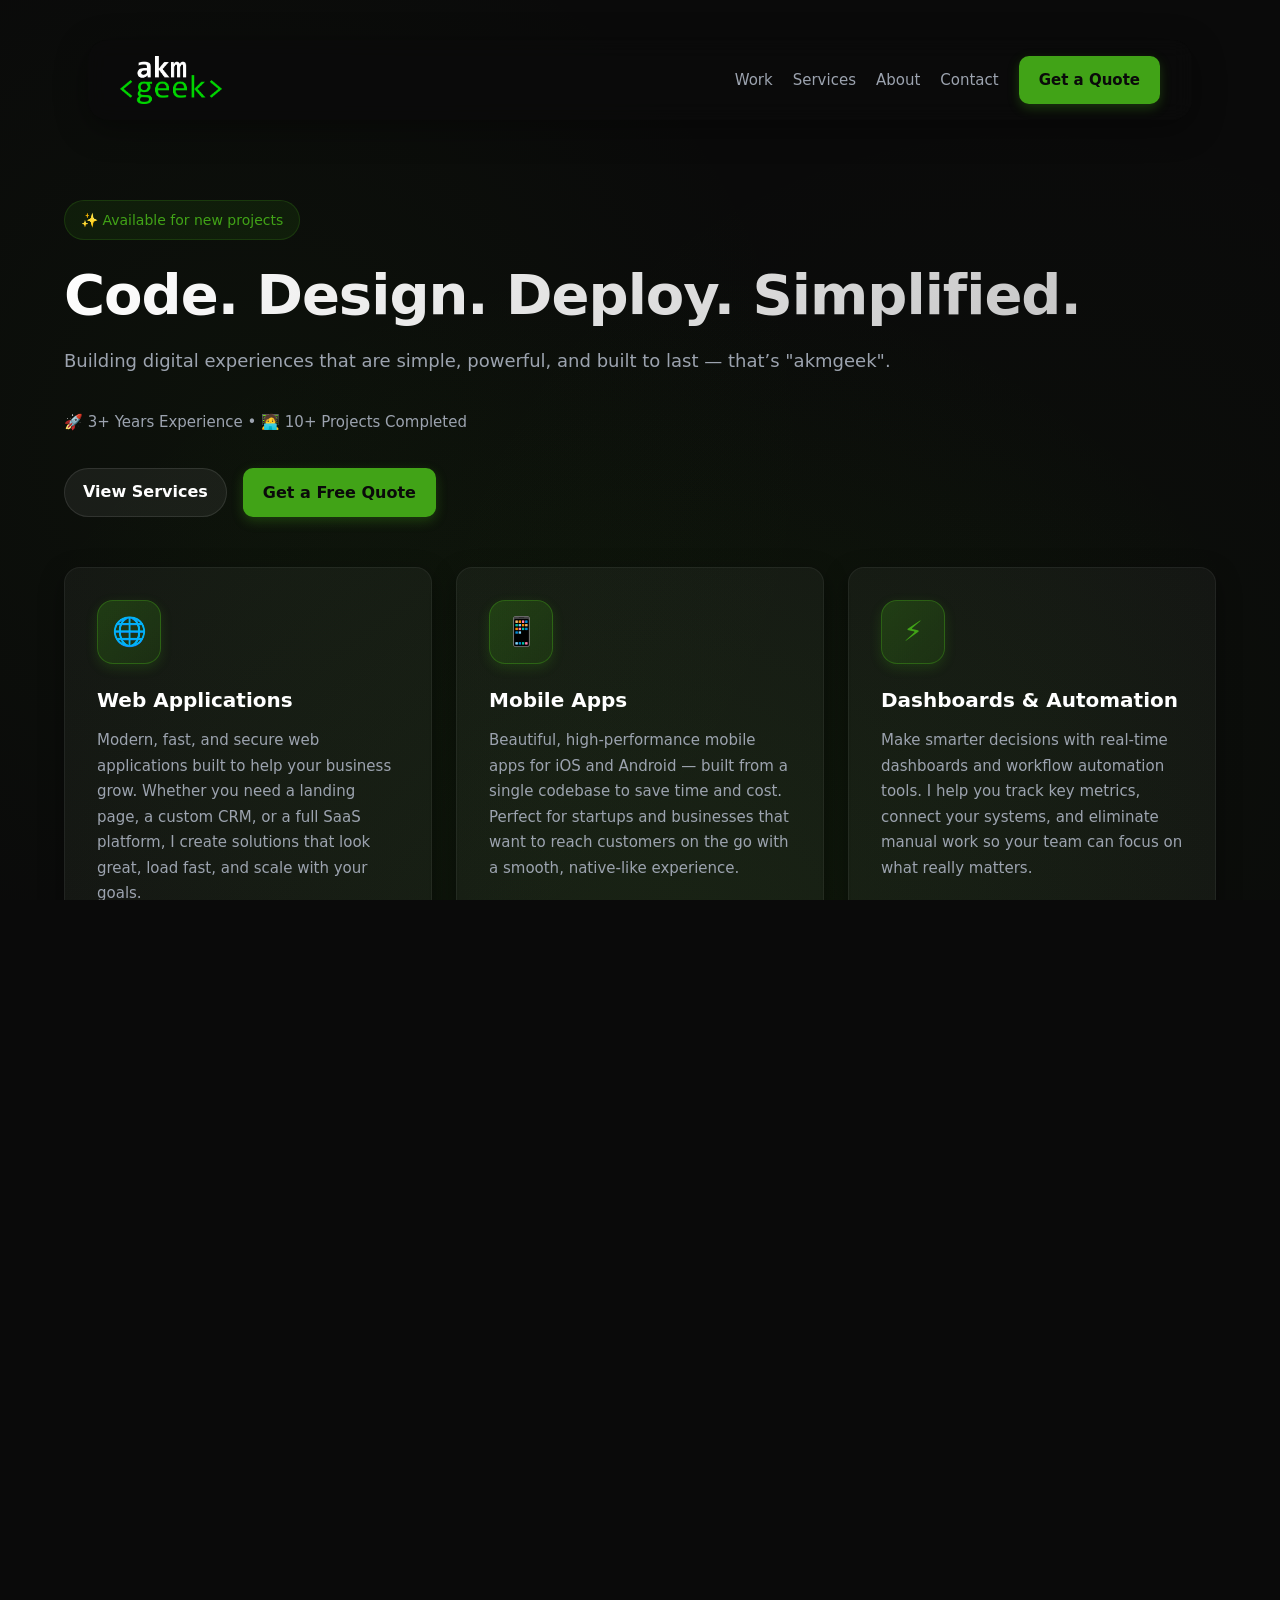
<file: index.html>
<!doctype html>
<html lang="en">
<head>
  <meta charset="utf-8" />
  <meta name="viewport" content="width=device-width,initial-scale=1" />
  <title>akmgeek — Code. Design. Deploy. Simplified.</title>
  <meta name="description" content="akmgeek — custom web & mobile apps, UI/UX, dashboards and automation." />
  <link rel="stylesheet" href="styles.css" />
</head>
<body>
    <!-- Google tag (gtag.js) -->
  <script async src="https://www.googletagmanager.com/gtag/js?id=G-99GYDBRS1M"></script>
  <script>
    window.dataLayer = window.dataLayer || [];
    function gtag(){dataLayer.push(arguments);}
    gtag('js', new Date());
  
    gtag('config', 'G-99GYDBRS1M');
  </script>
  <div class="container">
    <header>
      <div class="brand">
        <a href="index.html">
          <img src="logo.png" alt="akmgeek" class="logo" />
        </a>
      </div>
      <button class="hamburger" aria-label="Toggle menu">
        <span></span>
        <span></span>
        <span></span>
      </button>
      <nav class="nav-menu">
        <a href="#work">Work</a>
        <a href="#services">Services</a>
        <a href="about.html">About</a>
        <a href="#contact">Contact</a>
        <a class="cta" href="#contact">Get a Quote</a>
      </nav>
    </header>

    <main>
      <section class="hero">
        <div>
          <div class="badge">✨ Available for new projects</div>
          <h2>Code. Design. Deploy. Simplified.</h2>
          <p>Building digital experiences that are simple, powerful, and built to last — that’s "akmgeek".</p>
          <div class="trust-indicators">🚀 3+ Years Experience • 🧑‍💻 10+ Projects Completed </div>
          <div class="actions">
            <a class="pill" href="#services">View Services</a>
            <a class="cta" href="#contact">Get a Free Quote</a>
          </div>

          <div class="grid" id="services">
            <div class="card">
              <div class="service">
                <div class="dot">🌐</div>
                <div>
                  <strong>Web Applications</strong>
                  <div class="muted" style="font-size:15px;line-height:1.7">Modern, fast, and secure web applications built to help your business grow.
                    Whether you need a landing page, a custom CRM, or a full SaaS platform, I create solutions that look great, load fast, and scale with your goals.</div>
                </div>
              </div>
            </div>

            <div class="card">
              <div class="service">
                <div class="dot">📱</div>
                <div>
                  <strong>Mobile Apps</strong>
                  <div class="muted" style="font-size:15px;line-height:1.7">Beautiful, high-performance mobile apps for iOS and Android — built from a single codebase to save time and cost.
                    Perfect for startups and businesses that want to reach customers on the go with a smooth, native-like experience.</div>
                </div>
              </div>
            </div>

            <div class="card">
              <div class="service">
                <div class="dot">⚡</div>
                <div>
                  <strong>Dashboards & Automation</strong>
                  <div class="muted" style="font-size:15px;line-height:1.7">Make smarter decisions with real-time dashboards and workflow automation tools.
                    I help you track key metrics, connect your systems, and eliminate manual work so your team can focus on what really matters.</div>
                </div>
              </div>
            </div>
          </div>

        </div>
      </section>

      <!-- <div class="section-divider"></div> -->

      <!-- <section id="technologies" style="margin:60px 0">
        <div class="card" style="text-align:center;padding:40px 32px">
          <h3 style="font-size:28px;margin-bottom:24px">Technologies I Work With</h3>
          <div class="muted" style="font-size:16px;line-height:2.5">React • Next.js • Flutter • React Native • Python • Django • FastAPI • Node.js • TypeScript • PostgreSQL</div>
        </div>
      </section> -->

      <div class="section-divider"></div>

      <section id="work" class="portfolio">
        <h3>Featured Projects</h3>
        <p class="muted" style="font-size:16px;margin-bottom:32px">Real solutions built for real businesses</p>
        <div class="projects">
          <div class="project">
            <div>
              <div class="project-title">Restaurant Booking Platform</div>
              <div class="project-desc">Complete reservation system with real-time table management, customer dashboard, and admin panel. Increased bookings by 40%.</div>
            </div>
            <div class="project-tags">
              <span class="tag">React</span>
              <span class="tag">Node.js</span>
              <span class="tag">MongoDB</span>
            </div>
          </div>
          <div class="project">
            <div>
              <div class="project-title">Task Management App</div>
              <div class="project-desc">Cross-platform productivity app with team collaboration, real-time sync, and advanced filtering. Used by 500+ teams daily.</div>
            </div>
            <div class="project-tags">
              <span class="tag">Flutter</span>
              <span class="tag">Firebase</span>
              <span class="tag">Cloud Functions</span>
            </div>
          </div>
          <div class="project">
            <div>
              <div class="project-title">Drone Telemetry Dashboard</div>
              <div class="project-desc">Real-time monitoring dashboard for drone fleet management with live tracking, analytics, and automated reporting.</div>
            </div>
            <div class="project-tags">
              <span class="tag">Next.js</span>
              <span class="tag">WebSocket</span>
              <span class="tag">Python</span>
            </div>
          </div>
        </div>
      </section>

      <div class="section-divider"></div>

      <section id="process" class="process">
        <div class="process-header">
          <h3>How We'll Work Together</h3>
          <p class="process-subtitle">A transparent, step-by-step approach to building your product</p>
        </div>
        <div class="process-steps">
          <div class="process-step" data-step="1">
            <div class="process-step-number">01</div>
            <div class="process-step-content">
              <div class="process-step-icon">🔍</div>
              <h4>Discovery</h4>
              <p>Discuss your idea, goals, and features.</p>
            </div>
            <div class="process-step-connector"></div>
          </div>
          <div class="process-step" data-step="2">
            <div class="process-step-number">02</div>
            <div class="process-step-content">
              <div class="process-step-icon">📋</div>
              <h4>Proposal</h4>
              <p>I'll share a detailed timeline and quote.</p>
            </div>
            <div class="process-step-connector"></div>
          </div>
          <div class="process-step" data-step="3">
            <div class="process-step-number">03</div>
            <div class="process-step-content">
              <div class="process-step-icon">⚡</div>
              <h4>Development</h4>
              <p>Iterative updates and demos.</p>
            </div>
            <div class="process-step-connector"></div>
          </div>
          <div class="process-step" data-step="4">
            <div class="process-step-number">04</div>
            <div class="process-step-content">
              <div class="process-step-icon">🚀</div>
              <h4>Launch & Support</h4>
              <p>Deployment + post-launch fixes.</p>
            </div>
          </div>
        </div>
        <div class="process-note">
          <span class="process-note-icon">💬</span>
          <span>You'll always know what's happening — no surprises.</span>
        </div>
      </section>

      <div class="section-divider"></div>

      <section id="testimonials" class="testimonials">
        <h3>What Clients Say</h3>
        <div class="testimonial">
          <div class="testimonial-text">Working with akmgeek was effortless. The project was delivered early and exceeded expectations.</div>
          <div class="testimonial-author">— Sid Chauhan, Bussiness</div>
        </div>
      </section>

      <div class="section-divider"></div>

      <section id="contact" class="contact">
        <div class="card">
          <h3>Let's Build Something Awesome</h3>
          <p class="muted" style="margin-bottom:28px">Have an idea? Let's turn it into a real product. Fill out the form below — I'll get back to you within 24 hours.</p>
          <form id="quote-form">
            <input type="text" name="name" placeholder="Name" required>
            <input type="email" name="email" placeholder="Email" required>
            <select name="project_type" required>
              <option value="">Project Type</option>
              <option value="Website">Website</option>
              <option value="Web App">Web App</option>
              <option value="Mobile App">Mobile App</option>
              <option value="UI/UX Design">UI/UX Design</option>
              <option value="Other">Other</option>
            </select>
            <input type="text" name="budget" placeholder="Budget range (optional)">
            <textarea name="description" placeholder="Description" required></textarea>
            <button type="submit" class="primary">Get a Free Quote</button>
          </form>
          <p id="status"></p>
          <div class="contact-links">
            <span>🔗 <a href="https://www.linkedin.com/company/akmgeek/about/?viewAsMember=true" target="_blank">LinkedIn</a></span>
            <span>|</span>
            <span>📷 <a href="https://www.instagram.com/akmgeek" target="_blank">Instagram</a></span>
          </div>
        </div>
      </section>

    </main>

    <footer>
      <div>© 2025 <strong style="color:var(--brand-green)">akmgeek</strong> — Built with ❤️ by a solo developer.</div>
    </footer>

  </div>

  <script src="script.js"></script>

  <script type="module">
    import { createClient } from "https://esm.sh/@supabase/supabase-js";

    const supabase = createClient(
      "https://agrdclihechfabnlznss.supabase.co",
      "eyJhbGciOiJIUzI1NiIsInR5cCI6IkpXVCJ9.eyJpc3MiOiJzdXBhYmFzZSIsInJlZiI6ImFncmRjbGloZWNoZmFibmx6bnNzIiwicm9sZSI6ImFub24iLCJpYXQiOjE3NjMxMzcyNDMsImV4cCI6MjA3ODcxMzI0M30.pYolklJ6tlNwZ2lyWoYVD8jdYcksQICtLe1MVv7Yyuo"
    );

    const form = document.getElementById("quote-form");
    const status = document.getElementById("status");

    form.addEventListener("submit", async (e) => {
      e.preventDefault();

      status.textContent = "Submitting...";

      const formData = Object.fromEntries(new FormData(form));

      // 1. Insert into Supabase table
      const { error } = await supabase
        .from("quotes")
        .insert(formData);

      if (error) {
        console.error(error);
        status.textContent = "❌ Something went wrong.";
        return;
      }

      // 2. Call edge function to send email
      await fetch("https://agrdclihechfabnlznss.supabase.co/functions/v1/send-quote", {
        method: "POST",
        headers: {
          "Content-Type": "application/json",
          "Authorization": "Bearer eyJhbGciOiJIUzI1NiIsInR5cCI6IkpXVCJ9.eyJpc3MiOiJzdXBhYmFzZSIsInJlZiI6ImFncmRjbGloZWNoZmFibmx6bnNzIiwicm9sZSI6ImFub24iLCJpYXQiOjE3NjMxMzcyNDMsImV4cCI6MjA3ODcxMzI0M30.pYolklJ6tlNwZ2lyWoYVD8jdYcksQICtLe1MVv7Yyuo",
          "apikey": "eyJhbGciOiJIUzI1NiIsInR5cCI6IkpXVCJ9.eyJpc3MiOiJzdXBhYmFzZSIsInJlZiI6ImFncmRjbGloZWNoZmFibmx6bnNzIiwicm9sZSI6ImFub24iLCJpYXQiOjE3NjMxMzcyNDMsImV4cCI6MjA3ODcxMzI0M30.pYolklJ6tlNwZ2lyWoYVD8jdYcksQICtLe1MVv7Yyuo"
        },
        body: JSON.stringify(formData)
      });

      status.textContent = "✅ Your request has been sent!";
      form.reset();
    });

  </script>

</body>
</html>
</file>
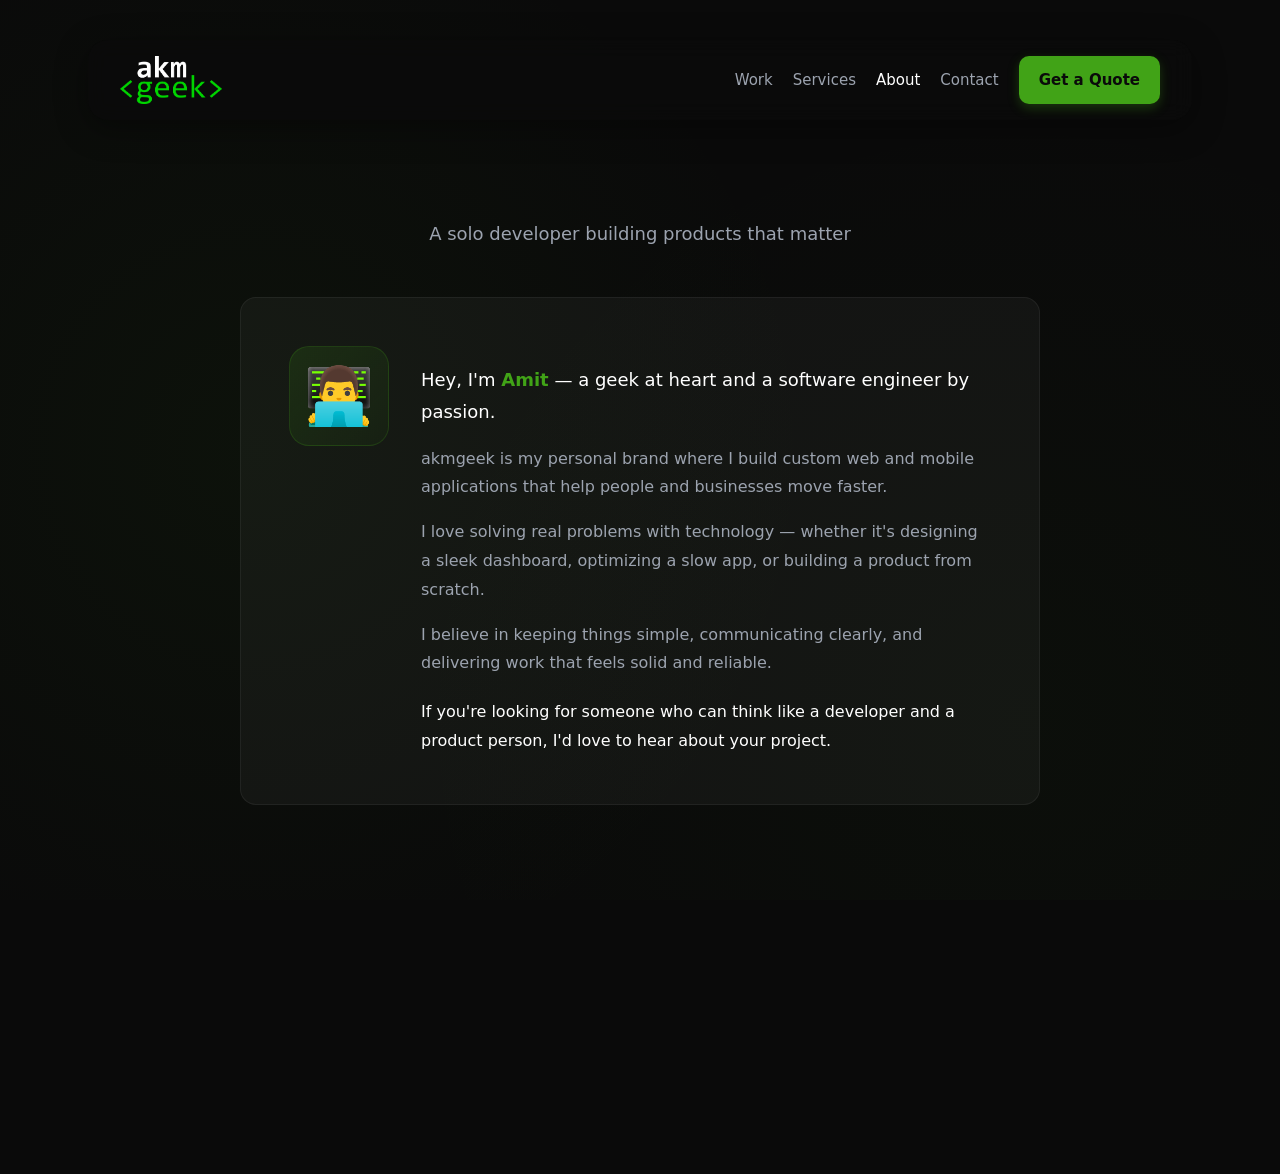
<file: about.html>
<!doctype html>
<html lang="en">
<head>
  <meta charset="utf-8" />
  <meta name="viewport" content="width=device-width,initial-scale=1" />
  <title>About — akmgeek</title>
  <meta name="description" content="Learn about akmgeek — a solo developer building products that matter." />
  <link rel="stylesheet" href="styles.css" />
</head>
<body>
  <div class="container">
    <header>
      <div class="brand">
        <a href="index.html">
          <img src="logo.png" alt="akmgeek" class="logo" />
        </a>
      </div>
      <button class="hamburger" aria-label="Toggle menu">
        <span></span>
        <span></span>
        <span></span>
      </button>
      <nav class="nav-menu">
        <a href="index.html#work">Work</a>
        <a href="index.html#services">Services</a>
        <a href="about.html" style="color:var(--white)">About</a>
        <a href="index.html#contact">Contact</a>
        <a class="cta" href="index.html#contact">Get a Quote</a>
      </nav>
    </header>

    <main>
      <section class="about" style="margin-top:40px">
        <div class="about-header">
          <!-- <h3>Who's Behind akmgeek?</h3> -->
          <p class="about-subtitle">A solo developer building products that matter</p>
        </div>
        <div class="about-content-wrapper">
          <div class="about-card">
            <div class="about-icon">👨‍💻</div>
            <div class="about-text">
              <p class="about-intro">Hey, I'm <strong>Amit</strong> — a geek at heart and a software engineer by passion.</p>
              <p>akmgeek is my personal brand where I build custom web and mobile applications that help people and businesses move faster.</p>
              <p>I love solving real problems with technology — whether it's designing a sleek dashboard, optimizing a slow app, or building a product from scratch.</p>
              <p>I believe in keeping things simple, communicating clearly, and delivering work that feels solid and reliable.</p>
              <p class="about-cta">If you're looking for someone who can think like a developer and a product person, I'd love to hear about your project.</p>
            </div>
          </div>
        </div>
      </section>

      <div style="text-align:center;margin-top:60px">
        <a class="cta" href="index.html#contact">Let's Work Together</a>
      </div>
    </main>

    <footer>
      <div>© 2025 <strong style="color:var(--brand-green)">akmgeek</strong> — Built with ❤️ by a solo developer.</div>
    </footer>

  </div>

  <script src="script.js"></script>

</body>
</html>
</file>
<file: styles.css>
/* ========== Brand ========== */
:root{
  --brand-green:#41A317;
  --brand-green-hover:#4FB81F;
  --bg:#0A0A0A;
  --bg-secondary:#111111;
  --muted:#9CA3AF;
  --white:#ffffff;
  --max-width:1200px;
  --radius:16px;
  --card-padding:28px;
  --gap:24px;
  font-family: Inter, system-ui, -apple-system, 'Segoe UI', Roboto, 'Helvetica Neue', Arial, sans-serif;
}
*{box-sizing:border-box;}
html{scroll-behavior:smooth;overflow-x:hidden;}
html,body{height:100%;width:100%;overflow-x:hidden;}
body{
  margin:0;
  padding:0;
  background:var(--bg);
  background-image:radial-gradient(circle at 20% 50%, rgba(65,163,23,0.05) 0%, transparent 50%),
                    radial-gradient(circle at 80% 80%, rgba(65,163,23,0.03) 0%, transparent 50%);
  color:var(--white);
  -webkit-font-smoothing:antialiased;
  -moz-osx-font-smoothing:grayscale;
  line-height:1.6;
}
.container{max-width:var(--max-width);margin:0 auto;padding:40px 24px;width:100%;}

/* ========== Header ========== */
header{
  display:flex;
  align-items:center;
  justify-content:space-between;
  gap:12px;
  padding:16px 32px;
  position:sticky;
  top:12px;
  z-index:100;
  background:rgba(10,10,10,0.8);
  backdrop-filter:blur(10px);
  border-radius:20px;
  width:calc(100% - 48px);
  max-width:var(--max-width);
  margin:0 auto;
  box-shadow:0 8px 32px rgba(0,0,0,0.4);
}
.brand{
  display:flex;
  align-items:center;
  gap:12px;
  transition:transform 0.2s;
  flex-shrink:0;
  min-width:0;
}
.brand a{
  text-decoration:none;
  display:flex;
  align-items:center;
}
.brand:hover{transform:translateY(-1px);}
.logo{
  width:auto;
  height:48px;
  max-width:120px;
  min-width:60px;
  display:block;
  transition:transform 0.3s;
  object-fit:contain;
  flex-shrink:0;
}
.brand:hover .logo{transform:scale(1.05);}
nav{display:flex;gap:20px;align-items:center;}
nav.nav-menu{display:flex;gap:20px;align-items:center;}
nav a{
  color:var(--muted);
  text-decoration:none;
  font-size:15px;
  font-weight:500;
  transition:color 0.2s;
  position:relative;
}
nav a:hover{color:var(--white);}
nav a:not(.cta)::after{
  content:'';
  position:absolute;
  bottom:-4px;
  left:0;
  width:0;
  height:2px;
  background:var(--brand-green);
  transition:width 0.3s;
}
nav a:not(.cta):hover::after{width:100%;}

/* Hamburger Menu */
.hamburger{
  display:none;
  flex-direction:column;
  gap:5px;
  background:transparent;
  border:none;
  cursor:pointer;
  padding:8px;
  z-index:101;
  position:relative;
  align-items:center;
  justify-content:center;
}
.hamburger span{
  width:24px;
  height:2px;
  background:var(--white);
  transition:all 0.3s;
  border-radius:2px;
}
.hamburger.active span:nth-child(1){
  transform:rotate(45deg) translate(7px,7px);
}
.hamburger.active span:nth-child(2){
  opacity:0;
}
.hamburger.active span:nth-child(3){
  transform:rotate(-45deg) translate(7px,-7px);
}
.cta{
  background:var(--brand-green);
  color:var(--bg);
  padding:12px 20px;
  border-radius:10px;
  text-decoration:none;
  font-weight:600;
  transition:all 0.3s;
  box-shadow:0 4px 12px rgba(65,163,23,0.3);
}
.cta:hover{
  background:var(--brand-green-hover);
  transform:translateY(-2px);
  box-shadow:0 6px 20px rgba(65,163,23,0.4);
}

/* ========== Hero ========== */
.hero{
  padding:80px 0 60px;
  position:relative;
}
.hero::before{
  content:'';
  position:absolute;
  top:0;
  left:0;
  right:0;
  width:100%;
  height:200%;
  background:radial-gradient(circle, rgba(65,163,23,0.1) 0%, transparent 70%);
  pointer-events:none;
  z-index:-1;
}
.hero h2{
  font-size:56px;
  margin:0 0 20px 0;
  line-height:1.1;
  font-weight:800;
  letter-spacing:-1px;
  background:linear-gradient(135deg, #ffffff 0%, #BFBFBF 100%);
  -webkit-background-clip:text;
  -webkit-text-fill-color:transparent;
  background-clip:text;
}
.hero p{
  color:var(--muted);
  font-size:18px;
  margin:0 0 32px;
  line-height:1.7;
}
.hero .actions{
  display:flex;
  gap:16px;
  flex-wrap:wrap;
}
.hero .badge{
  display:inline-flex;
  align-items:center;
  gap:8px;
  padding:8px 16px;
  background:rgba(65,163,23,0.1);
  border:1px solid rgba(65,163,23,0.2);
  border-radius:50px;
  font-size:14px;
  color:var(--brand-green);
  margin-bottom:24px;
}
.trust-indicators{
  color:var(--muted);
  font-size:15px;
  margin:16px 0 32px;
  line-height:1.8;
}

/* Card */
.card{
  background:rgba(255,255,255,0.04);
  padding:var(--card-padding);
  border-radius:var(--radius);
  box-shadow:0 8px 24px rgba(0,0,0,0.4);
  border:1px solid rgba(255,255,255,0.06);
  transition:all 0.3s;
  position:relative;
  overflow:hidden;
}
.card::before{
  content:'';
  position:absolute;
  top:0;
  left:0;
  width:100%;
  height:100%;
  background:linear-gradient(135deg, rgba(65,163,23,0.05) 0%, transparent 100%);
  opacity:0;
  transition:opacity 0.2s;
  pointer-events:none;
  z-index:0;
}
.card:hover{
  transform:translateY(-4px);
  box-shadow:0 12px 32px rgba(0,0,0,0.5);
  border-color:rgba(65,163,23,0.2);
}
.card:hover::before{opacity:1;}
.service{
  display:flex;
  flex-direction:column;
  gap:20px;
  align-items:flex-start;
  position:relative;
  z-index:1;
  height:100%;
}
.service .dot{
  width:64px;
  height:64px;
  border-radius:16px;
  background:linear-gradient(135deg, rgba(65,163,23,0.25) 0%, rgba(65,163,23,0.15) 100%);
  display:flex;
  align-items:center;
  justify-content:center;
  font-weight:700;
  color:var(--brand-green);
  font-size:28px;
  flex-shrink:0;
  border:1px solid rgba(65,163,23,0.4);
  box-shadow:0 4px 12px rgba(65,163,23,0.2);
}
.service strong{
  display:block;
  font-size:20px;
  margin-bottom:12px;
  color:var(--white);
  font-weight:700;
}
.service > div:last-child{
  flex:1;
  display:flex;
  flex-direction:column;
}

/* ========== Grid ========== */
.grid{
  display:grid;
  grid-template-columns:repeat(3,1fr);
  gap:24px;
  margin-top:50px;
}
.grid .card{
  padding:32px;
  display:flex;
  align-items:stretch;
  height:100%;
}

/* Portfolio */
.portfolio{
  margin:80px 0;
  position:relative;
}
.portfolio h3{
  font-size:36px;
  font-weight:800;
  margin-bottom:32px;
  letter-spacing:-0.5px;
}
.projects{
  display:grid;
  grid-template-columns:repeat(3,1fr);
  gap:24px;
}
.project{
  height:280px;
  border-radius:16px;
  background:linear-gradient(135deg, rgba(255,255,255,0.05) 0%, rgba(255,255,255,0.02) 100%);
  display:flex;
  flex-direction:column;
  justify-content:space-between;
  padding:24px;
  position:relative;
  overflow:hidden;
  cursor:pointer;
  transition:all 0.3s;
  border:1px solid rgba(255,255,255,0.08);
}
.project::before{
  content:'';
  position:absolute;
  top:0;
  left:0;
  width:100%;
  height:100%;
  background:linear-gradient(135deg, rgba(65,163,23,0.1) 0%, transparent 100%);
  opacity:0;
  transition:opacity 0.2s;
}
.project:hover{
  transform:translateY(-6px);
  border-color:rgba(65,163,23,0.3);
  box-shadow:0 12px 32px rgba(0,0,0,0.5);
}
.project:hover::before{opacity:1;}
.project-title{
  font-size:20px;
  font-weight:700;
  margin-bottom:8px;
  color:var(--white);
  position:relative;
  z-index:1;
}
.project-desc{
  color:var(--muted);
  font-size:14px;
  line-height:1.6;
  position:relative;
  z-index:1;
}
.project-tags{
  display:flex;
  gap:8px;
  flex-wrap:wrap;
  margin-top:auto;
  position:relative;
  z-index:1;
}
.tag{
  padding:4px 12px;
  background:rgba(255,255,255,0.08);
  border-radius:20px;
  font-size:12px;
  color:var(--muted);
}

/* About */
.about{
  margin:80px 0;
  padding:60px 0;
}
.about-header{
  text-align:center;
  margin-bottom:48px;
}
.about-header h3{
  font-size:36px;
  font-weight:800;
  margin-bottom:12px;
  letter-spacing:-0.5px;
}
.about-subtitle{
  color:var(--muted);
  font-size:18px;
  margin:0;
}
.about-content-wrapper{
  max-width:800px;
  margin:40px auto 0;
}
.about-card{
  background:rgba(255,255,255,0.04);
  padding:48px;
  border-radius:var(--radius);
  border:1px solid rgba(255,255,255,0.06);
  transition:all 0.25s cubic-bezier(0.4, 0, 0.2, 1);
  position:relative;
  overflow:hidden;
  display:flex;
  gap:32px;
  align-items:flex-start;
}
.about-card::before{
  content:'';
  position:absolute;
  top:0;
  left:0;
  width:100%;
  height:100%;
  background:linear-gradient(135deg, rgba(65,163,23,0.08) 0%, transparent 100%);
  opacity:0;
  transition:opacity 0.25s;
}
.about-card:hover{
  transform:translateY(-6px);
  border-color:rgba(65,163,23,0.3);
  box-shadow:0 16px 40px rgba(0,0,0,0.4);
}
.about-card:hover::before{
  opacity:1;
}
.about-icon{
  font-size:56px;
  width:100px;
  height:100px;
  display:flex;
  align-items:center;
  justify-content:center;
  background:linear-gradient(135deg, rgba(65,163,23,0.15) 0%, rgba(65,163,23,0.05) 100%);
  border-radius:20px;
  border:1px solid rgba(65,163,23,0.2);
  position:relative;
  z-index:1;
  transition:transform 0.25s;
  flex-shrink:0;
}
.about-card:hover .about-icon{
  transform:scale(1.05) rotate(3deg);
}
.about-text{
  position:relative;
  z-index:1;
  flex:1;
}
.about-text p{
  color:var(--muted);
  font-size:16px;
  line-height:1.8;
  margin-bottom:16px;
}
.about-text p:last-child{
  margin-bottom:0;
}
.about-intro{
  color:var(--white) !important;
  font-size:18px !important;
  font-weight:500;
  margin-bottom:16px !important;
}
.about-intro strong{
  color:var(--brand-green);
  font-weight:700;
}
.about-cta{
  color:var(--white) !important;
  font-weight:500;
  margin-top:20px !important;
}
.stats{
  display:flex;
  gap:32px;
  margin-top:32px;
  flex-wrap:wrap;
}
.stat{
  display:flex;
  flex-direction:column;
}
.stat-number{
  font-size:32px;
  font-weight:800;
  color:var(--brand-green);
  line-height:1;
}
.stat-label{
  font-size:14px;
  color:var(--muted);
  margin-top:4px;
}

/* Process */
.process{
  margin:80px 0;
  padding:60px 0;
}
.process-header{
  text-align:center;
  margin-bottom:48px;
}
.process-header h3{
  font-size:36px;
  font-weight:800;
  margin-bottom:12px;
  letter-spacing:-0.5px;
}
.process-subtitle{
  color:var(--muted);
  font-size:18px;
  margin:0;
}
.process-steps{
  display:grid;
  grid-template-columns:repeat(4,1fr);
  gap:20px;
  margin-top:48px;
  position:relative;
}
.process-step{
  position:relative;
  padding:32px 24px;
  background:rgba(255,255,255,0.04);
  border-radius:var(--radius);
  border:1px solid rgba(255,255,255,0.06);
  transition:all 0.25s cubic-bezier(0.4, 0, 0.2, 1);
  display:flex;
  flex-direction:column;
  align-items:center;
  text-align:center;
  opacity:0;
  transform:translateY(30px);
}
.process-step.animated{
  animation:fadeInUp 0.3s ease forwards;
}
.process-step[data-step="1"].animated{
  animation-delay:0.05s;
}
.process-step[data-step="2"].animated{
  animation-delay:0.1s;
}
.process-step[data-step="3"].animated{
  animation-delay:0.15s;
}
.process-step[data-step="4"].animated{
  animation-delay:0.2s;
}
.process-step:hover{
  transform:translateY(-6px) scale(1.02);
  border-color:rgba(65,163,23,0.4);
  box-shadow:0 16px 40px rgba(0,0,0,0.4);
  background:rgba(255,255,255,0.06);
}
.process-step-number{
  position:absolute;
  top:16px;
  left:16px;
  font-size:14px;
  font-weight:800;
  color:var(--brand-green);
  opacity:0.6;
  transition:opacity 0.2s;
}
.process-step:hover .process-step-number{
  opacity:1;
}
.process-step-content{
  width:100%;
  display:flex;
  flex-direction:column;
  align-items:center;
  gap:16px;
}
.process-step-icon{
  font-size:40px;
  width:72px;
  height:72px;
  display:flex;
  align-items:center;
  justify-content:center;
  background:linear-gradient(135deg, rgba(65,163,23,0.15) 0%, rgba(65,163,23,0.05) 100%);
  border-radius:18px;
  border:1px solid rgba(65,163,23,0.2);
  transition:all 0.25s;
  position:relative;
}
.process-step:hover .process-step-icon{
  transform:scale(1.1) rotate(3deg);
  background:linear-gradient(135deg, rgba(65,163,23,0.25) 0%, rgba(65,163,23,0.15) 100%);
  box-shadow:0 8px 20px rgba(65,163,23,0.3);
}
.process-step h4{
  font-size:20px;
  font-weight:700;
  margin:0;
  color:var(--white);
  transition:color 0.2s;
}
.process-step:hover h4{
  color:var(--brand-green);
}
.process-step p{
  color:var(--muted);
  font-size:15px;
  line-height:1.6;
  margin:0;
  max-width:200px;
}
.process-step-connector{
  position:absolute;
  top:50%;
  right:-10px;
  width:20px;
  height:2px;
  background:linear-gradient(90deg, rgba(65,163,23,0.4), rgba(65,163,23,0.1));
  transform:translateY(-50%);
  z-index:0;
}
.process-step:last-child .process-step-connector{
  display:none;
}
.process-note{
  margin-top:48px;
  padding:24px 32px;
  background:rgba(65,163,23,0.1);
  border:1px solid rgba(65,163,23,0.2);
  border-radius:16px;
  color:var(--muted);
  font-size:16px;
  text-align:center;
  display:flex;
  align-items:center;
  justify-content:center;
  gap:12px;
  transition:all 0.2s;
}
.process-note:hover{
  background:rgba(65,163,23,0.15);
  border-color:rgba(65,163,23,0.3);
  transform:translateY(-2px);
}
.process-note-icon{
  font-size:20px;
}
@keyframes fadeInUp{
  from{
    opacity:0;
    transform:translateY(30px);
  }
  to{
    opacity:1;
    transform:translateY(0);
  }
}

/* Testimonials */
.testimonials{
  margin:80px 0;
}
.testimonials h3{
  font-size:36px;
  font-weight:800;
  margin-bottom:32px;
  letter-spacing:-0.5px;
}
.testimonial{
  padding:32px;
  background:rgba(255,255,255,0.04);
  border-radius:16px;
  border:1px solid rgba(255,255,255,0.06);
  margin-bottom:24px;
  position:relative;
}
.testimonial::before{
  content:'"';
  position:absolute;
  top:20px;
  left:24px;
  font-size:48px;
  color:var(--brand-green);
  opacity:0.3;
  font-weight:700;
}
.testimonial-text{
  color:var(--white);
  font-size:16px;
  line-height:1.8;
  margin-bottom:16px;
  font-style:italic;
  padding-left:20px;
}
.testimonial-author{
  color:var(--muted);
  font-size:14px;
  padding-left:20px;
}

/* Contact */
.contact{
  padding:60px 0;
}
.contact h3{
  font-size:36px;
  font-weight:800;
  margin-bottom:12px;
  letter-spacing:-0.5px;
  position:relative;
  z-index:1;
}
#status{
  position:relative;
  z-index:1;
  margin-top:16px;
}
form{
  position:relative;
  z-index:1;
}
input,textarea,select{
  width:100%;
  padding:14px 16px;
  border-radius:12px;
  border:1px solid rgba(255,255,255,0.1);
  background:rgba(255,255,255,0.03);
  color:var(--white);
  resize:vertical;
  font-family:inherit;
  font-size:15px;
  transition:all 0.3s;
  margin-bottom:16px;
  position:relative;
  z-index:1;
}
input:focus,textarea:focus,select:focus{
  outline:none;
  border-color:var(--brand-green);
  background:rgba(255,255,255,0.05);
  box-shadow:0 0 0 3px rgba(65,163,23,0.1);
}
input::placeholder,textarea::placeholder{
  color:var(--muted);
}
select{
  cursor:pointer;
}
select option{
  background:var(--bg);
  color:var(--white);
}
button.primary{
  background:var(--brand-green);
  color:var(--bg);
  padding:14px 24px;
  border-radius:12px;
  border:none;
  font-weight:700;
  font-size:16px;
  cursor:pointer;
  transition:all 0.3s;
  box-shadow:0 4px 12px rgba(65,163,23,0.3);
  position:relative;
  z-index:1;
}
button.primary:hover{
  background:var(--brand-green-hover);
  transform:translateY(-2px);
  box-shadow:0 6px 20px rgba(65,163,23,0.4);
}
button.primary:active{
  transform:translateY(0);
}
.contact-links{
  display:flex;
  gap:16px;
  flex-wrap:wrap;
  margin-top:24px;
  align-items:center;
}
.contact-links a{
  color:var(--muted);
  text-decoration:none;
  font-size:15px;
  transition:color 0.2s;
}
.contact-links a:hover{
  color:var(--brand-green);
}

footer{
  padding:40px 0;
  border-top:1px solid rgba(255,255,255,0.08);
  color:var(--muted);
  font-size:14px;
  margin-top:60px;
  text-align:center;
}

/* Section Headers */
section h3{
  font-size:36px;
  font-weight:800;
  margin-bottom:32px;
  letter-spacing:-0.5px;
}

/* ========== Responsive ========== */
@media (max-width:980px){
  .hero{padding:60px 0 40px;}
  .hero h2{font-size:42px;}
  .grid{grid-template-columns:repeat(2,1fr)}
  .projects{grid-template-columns:repeat(2,1fr)}
  .about-card{flex-direction:column;text-align:center;padding:40px 32px}
  .about-icon{margin:0 auto}
  .process-steps{grid-template-columns:repeat(2,1fr);gap:24px}
  .process-step-connector{display:none}
  .hamburger{
    display:flex;
  }
  header{
    justify-content:space-between;
    padding:14px 24px;
    width:calc(100% - 32px);
    top:8px;
  }
  .logo{
    height:44px;
    max-width:110px;
    min-width:70px;
  }
  nav.nav-menu{
    position:fixed;
    top:0;
    right:-100%;
    width:280px;
    height:100vh;
    background:var(--bg);
    border-left:1px solid rgba(255,255,255,0.1);
    display:flex;
    flex-direction:column;
    gap:0;
    padding:80px 32px 32px;
    transition:right 0.3s ease;
    z-index:100;
    box-shadow:-4px 0 20px rgba(0,0,0,0.5);
  }
  nav.nav-menu.active{
    right:0;
  }
  nav.nav-menu::before{
    content:'';
    position:fixed;
    top:0;
    left:0;
    width:100vw;
    height:100vh;
    background:rgba(0,0,0,0.5);
    opacity:0;
    pointer-events:none;
    transition:opacity 0.3s ease;
    z-index:99;
  }
  nav.nav-menu.active::before{
    opacity:1;
    pointer-events:all;
  }
  nav.nav-menu a{
    padding:16px 0;
    border-bottom:1px solid rgba(255,255,255,0.05);
    font-size:16px;
    width:100%;
  }
  nav.nav-menu a:not(.cta)::after{
    display:none;
  }
  nav.nav-menu .cta{
    margin-top:16px;
    text-align:center;
    border:none;
    padding:14px 20px;
  }
}
@media (max-width:768px){
  header{
    padding:12px 20px;
    width:calc(100% - 24px);
    border-radius:16px;
    top:8px;
  }
  .logo{
    height:42px;
    max-width:100px;
    min-width:65px;
  }
  nav.nav-menu{
    width:260px;
    padding:70px 24px 24px;
  }
}
@media (max-width:560px){
  .grid{grid-template-columns:1fr}
  .projects{grid-template-columns:1fr}
  .hero h2{font-size:32px;}
  .hero p{font-size:16px;}
  .card{padding:20px;}
  .project{height:240px;}
  section h3{font-size:28px;}
  .about-card{padding:32px 24px}
  .about-icon{width:80px;height:80px;font-size:48px}
  .process-steps{grid-template-columns:1fr;gap:32px}
  .process-step-connector{display:none}
  .process-step{padding:28px 20px}
  header{
    padding:10px 16px;
    width:calc(100% - 20px);
    border-radius:14px;
    top:6px;
    gap:8px;
    justify-content:space-between;
  }
  .logo{
    height:40px;
    max-width:95px;
    min-width:60px;
  }
  .brand{
    gap:8px;
  }
  nav.nav-menu{
    width:240px;
    padding:60px 20px 20px;
  }
}
@media (max-width:400px){
  header{
    padding:10px 14px;
    width:calc(100% - 16px);
  }
  .logo{
    height:38px;
    max-width:85px;
    min-width:55px;
  }
}
@media (max-width:320px){
  header{
    padding:8px 12px;
    width:calc(100% - 12px);
  }
  .logo{
    height:36px;
    max-width:75px;
    min-width:50px;
  }
}

/* Small helpers */
.muted{color:var(--muted)}
.pill{
  background:rgba(255,255,255,0.06);
  padding:10px 18px;
  border-radius:50px;
  font-weight:600;
  text-decoration:none;
  color:var(--white);
  border:1px solid rgba(255,255,255,0.1);
  transition:all 0.3s;
  display:inline-block;
}
.pill:hover{
  background:rgba(255,255,255,0.1);
  transform:translateY(-2px);
}
.section-divider{
  height:1px;
  width:100%;
  max-width:100%;
  background:linear-gradient(90deg, transparent, rgba(255,255,255,0.1), transparent);
  margin:60px 0;
}
</file>
